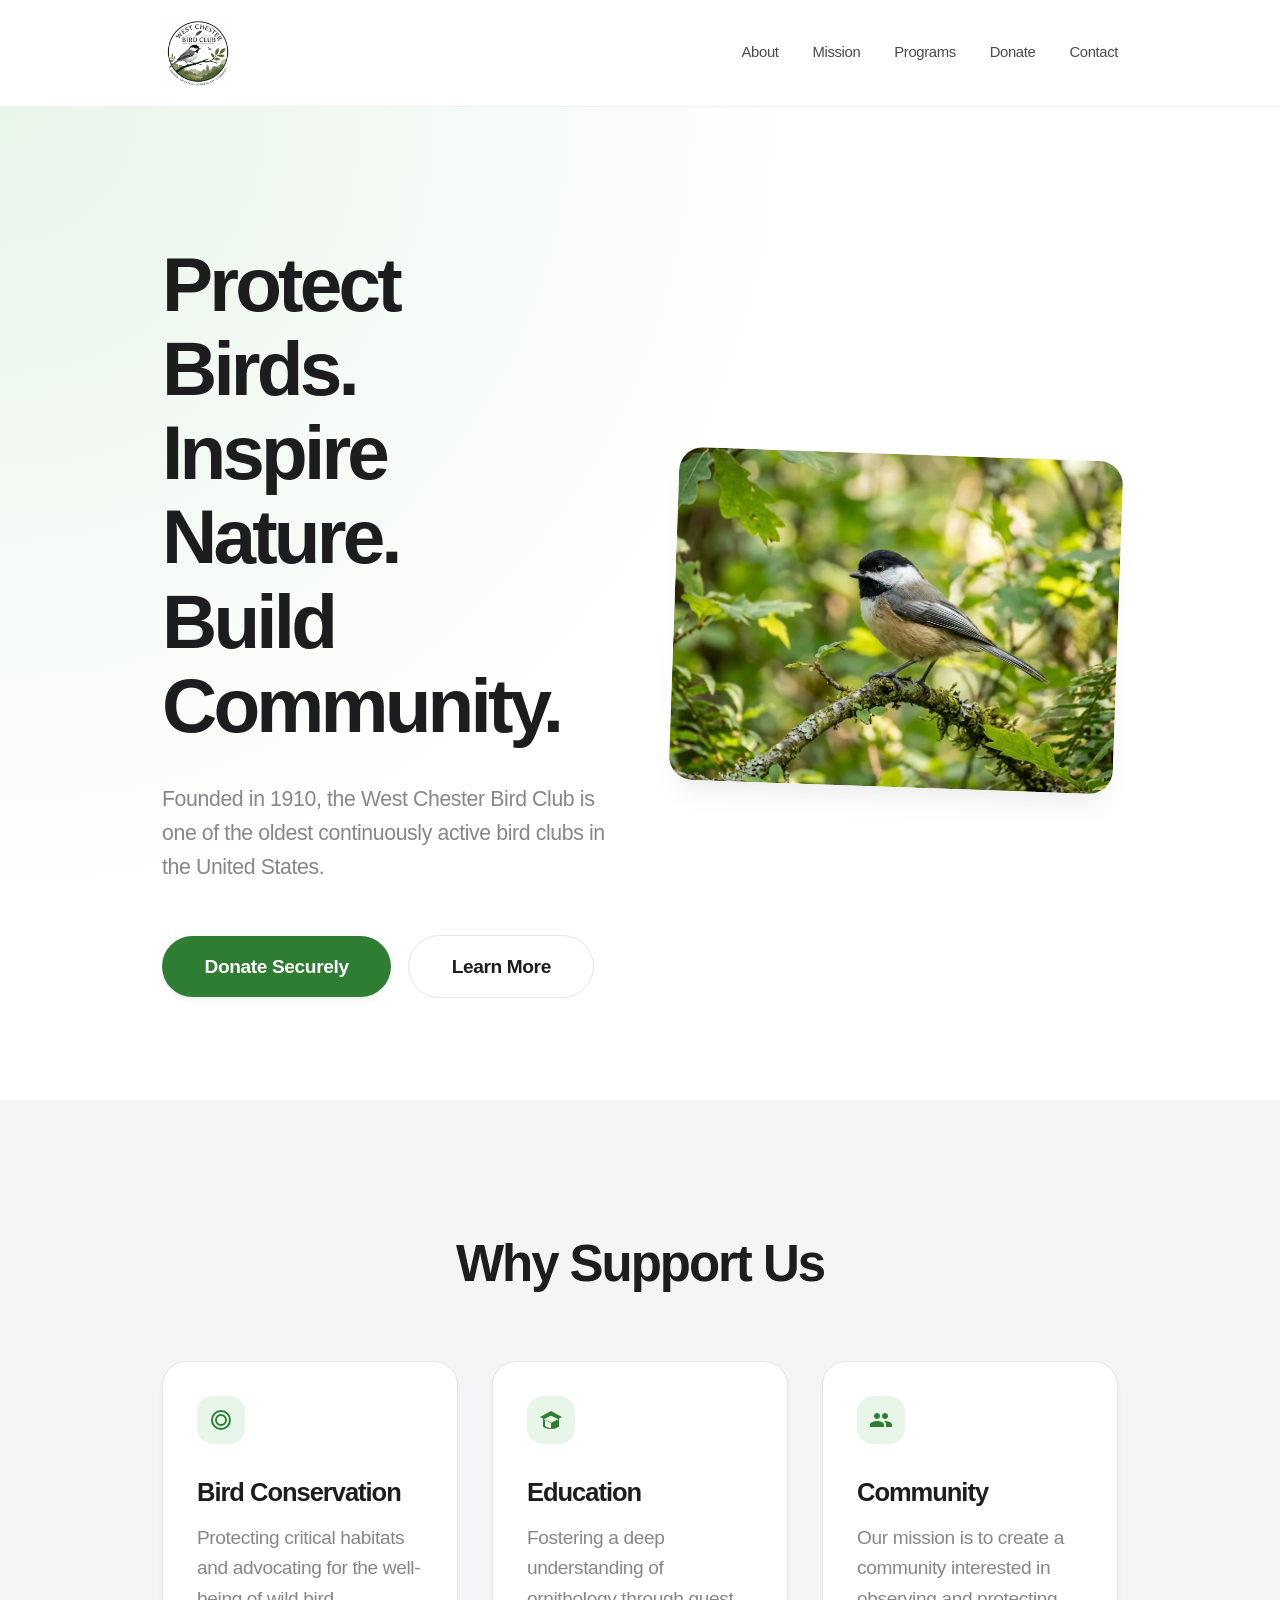
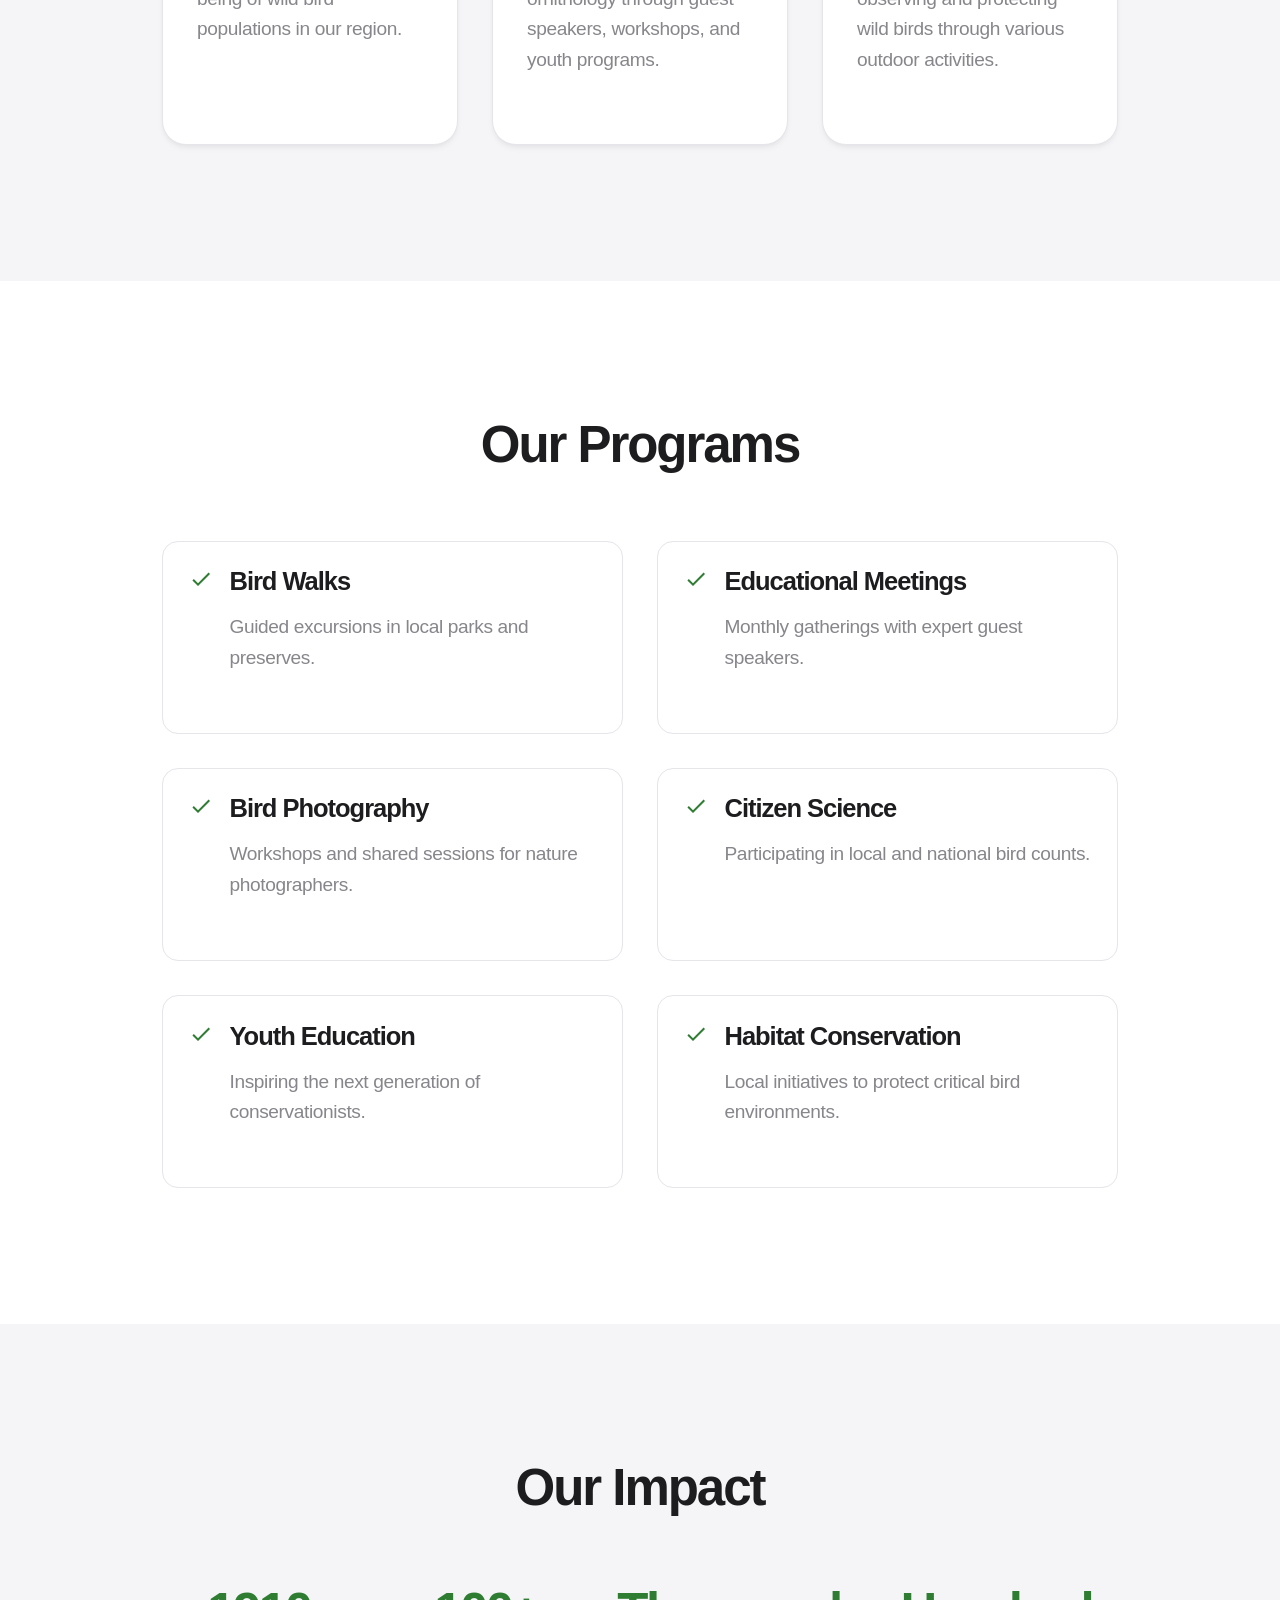
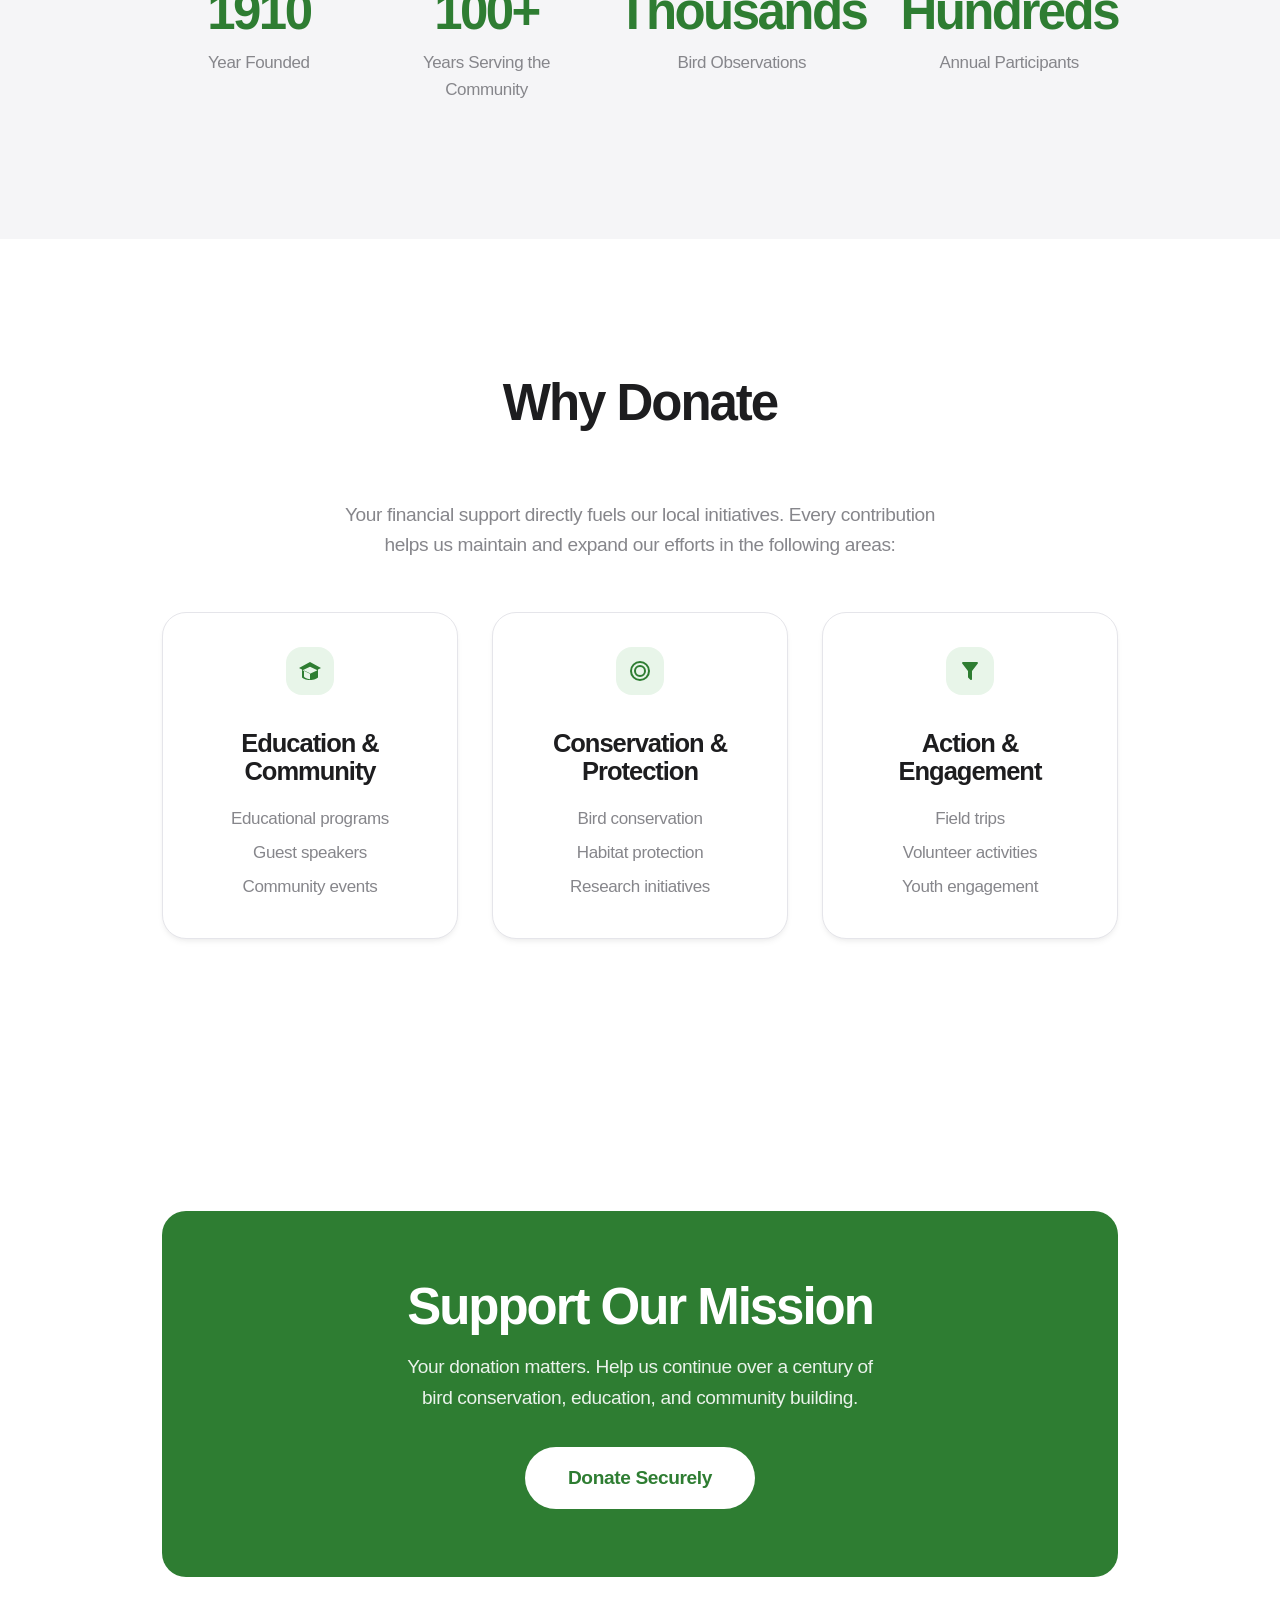
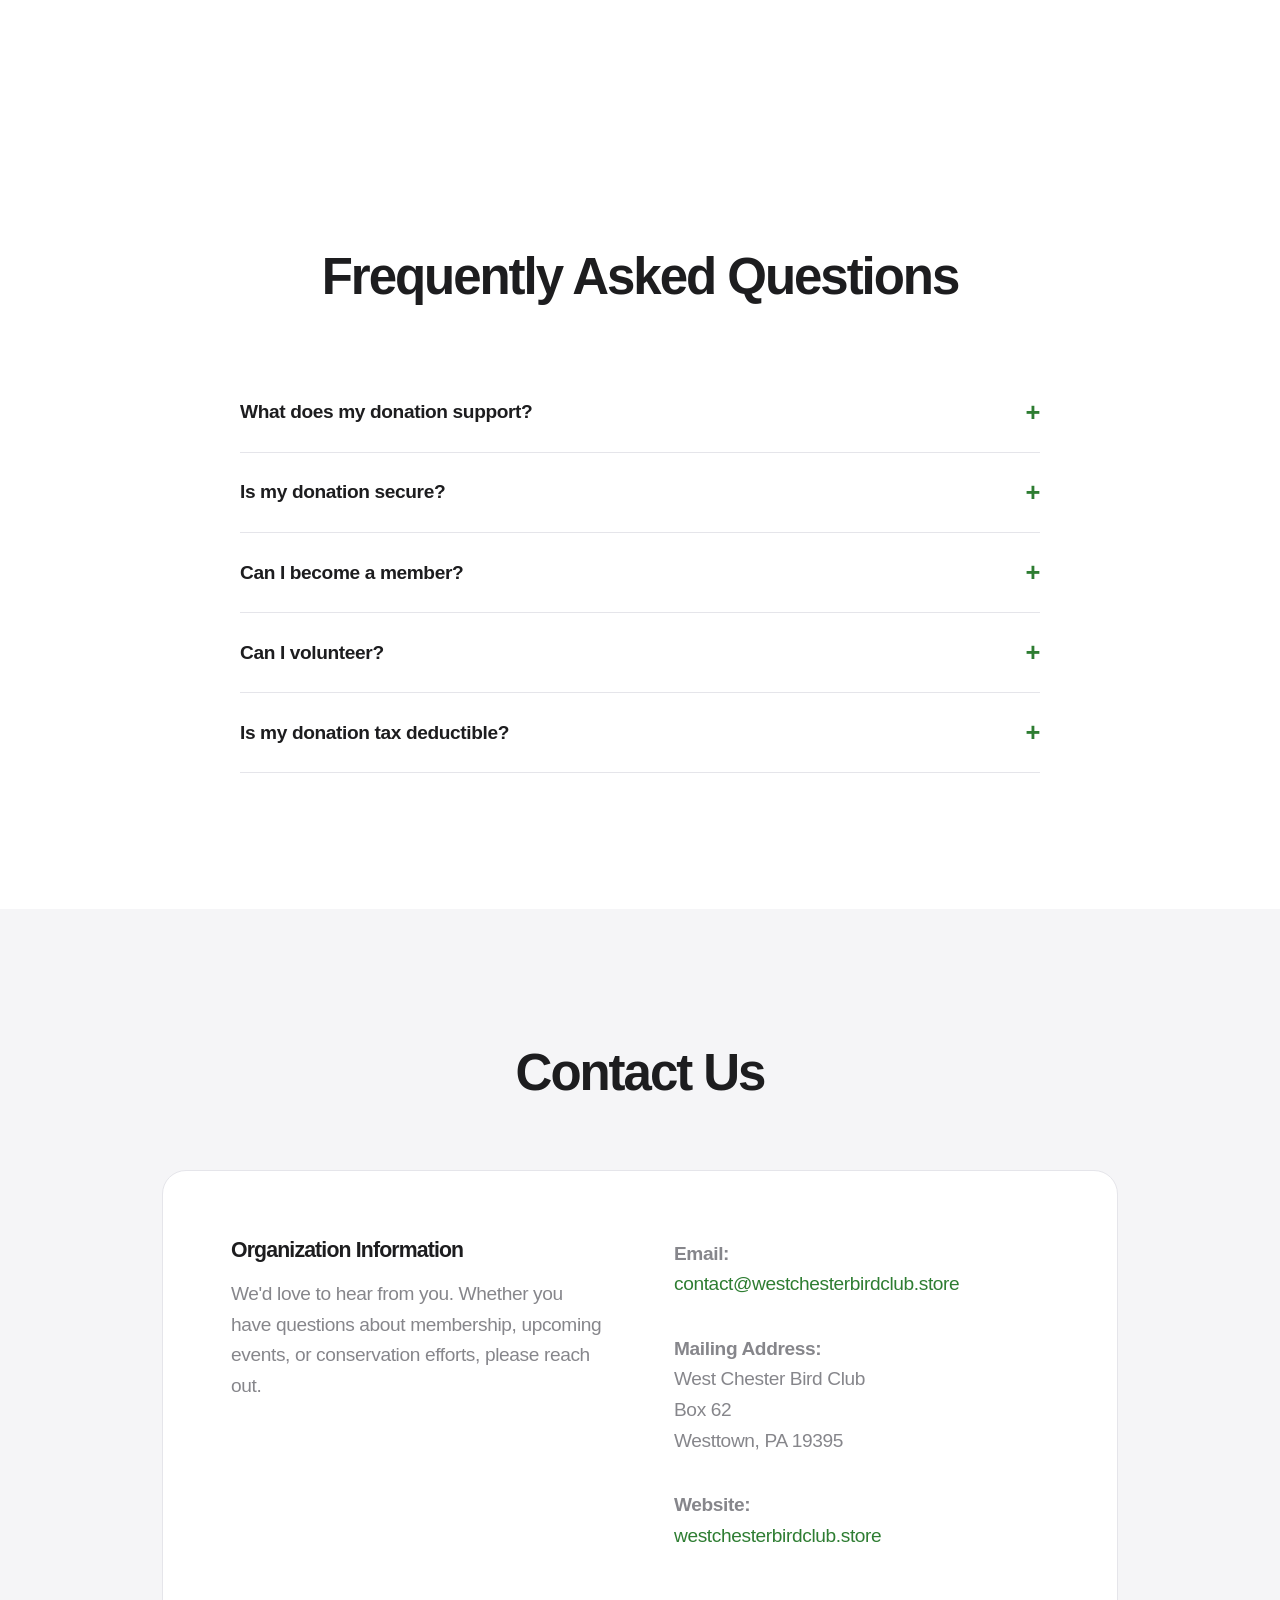
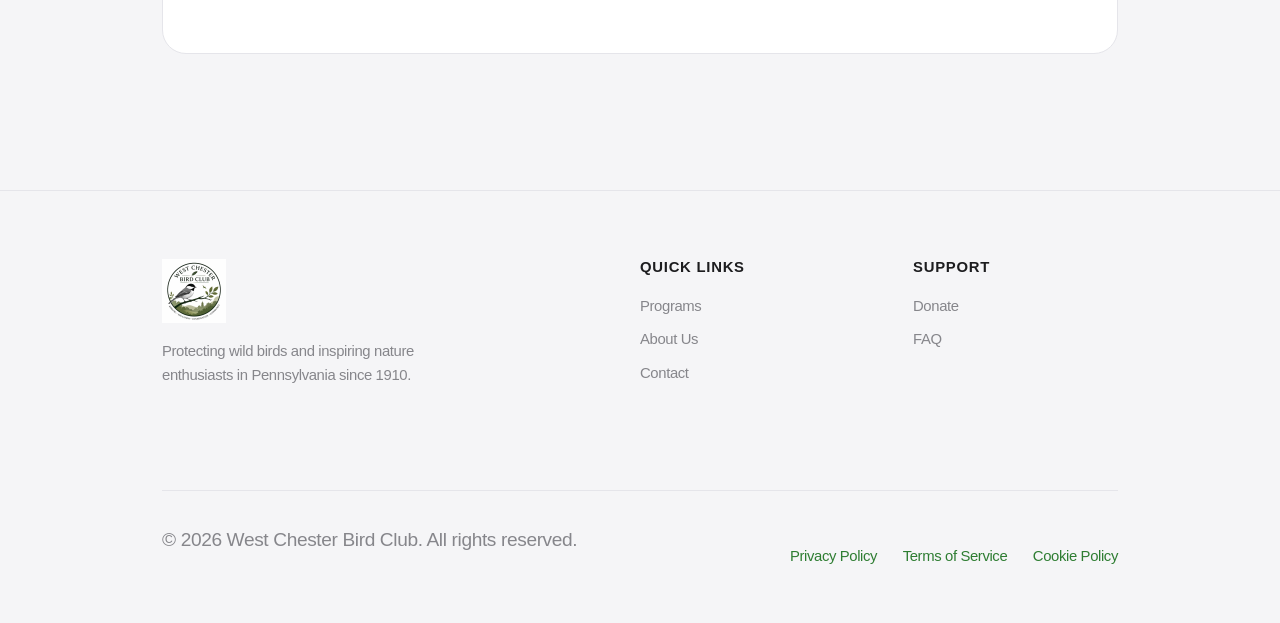
<file: index.html>
<!DOCTYPE html>
<html lang="en">
<head>
    <meta charset="UTF-8">
    <meta name="viewport" content="width=device-width, initial-scale=1.0">
    <meta name="description" content="West Chester Bird Club - Creating a community interested in observing and protecting wild birds through education, field trips, conservation, and citizen science since 1910.">
    <title>West Chester Bird Club | Protect Birds, Inspire Nature</title>
    
    <!-- SEO & Open Graph Tags -->
    <link rel="canonical" href="https://westchesterbirdclub.store/">
    <meta property="og:title" content="West Chester Bird Club">
    <meta property="og:description" content="Join one of the oldest continuously active bird clubs in the US. Protecting wild birds since 1910.">
    <meta property="og:url" content="https://westchesterbirdclub.store/">
    <meta property="og:type" content="website">
    <meta name="twitter:card" content="summary_large_image">
    <meta name="twitter:title" content="West Chester Bird Club">
    <meta name="twitter:description" content="Join one of the oldest continuously active bird clubs in the US. Protecting wild birds since 1910.">

    <!-- Styles -->
    <link rel="stylesheet" href="styles.css">

    <!-- Preconnect for Performance -->
    <link rel="preconnect" href="https://donate.stripe.com/aFa3cv3XJ7d423e6EP0ZW00" crossorigin>

    <!-- Structured Data (JSON-LD) -->
    <script type="application/ld+json">
    {
      "@context": "https://schema.org",
      "@type": "NGO",
      "name": "West Chester Bird Club",
      "url": "https://westchesterbirdclub.store",
      "logo": "https://westchesterbirdclub.store/logo.png",
      "foundingDate": "1910",
      "email": "contact@westchesterbirdclub.store",
      "address": {
        "@type": "PostalAddress",
        "postOfficeBoxNumber": "Box 62",
        "addressLocality": "Westtown",
        "addressRegion": "PA",
        "postalCode": "19395",
        "addressCountry": "US"
      },
      "description": "To create a community interested in observing and protecting wild birds through education, field trips, conservation, photography and citizen science."
    }
    </script>
    <script type="application/ld+json">
    {
      "@context": "https://schema.org",
      "@type": "BreadcrumbList",
      "itemListElement": [{
        "@type": "ListItem",
        "position": 1,
        "name": "Home",
        "item": "https://westchesterbirdclub.store/"
      }]
    }
    </script>
    <script type="application/ld+json">
    {
      "@context": "https://schema.org",
      "@type": "FAQPage",
      "mainEntity": [{
        "@type": "Question",
        "name": "What does my donation support?",
        "acceptedAnswer": {
          "@type": "Answer",
          "text": "Donations support educational programs, bird conservation, habitat protection, guest speakers, community events, field trips, research, and volunteer activities."
        }
      }, {
        "@type": "Question",
        "name": "Is my donation secure?",
        "acceptedAnswer": {
          "@type": "Answer",
          "text": "Yes, we use Stripe for secure, encrypted donation processing."
        }
      }, {
        "@type": "Question",
        "name": "Can I become a member?",
        "acceptedAnswer": {
          "@type": "Answer",
          "text": "Yes! We welcome bird enthusiasts of all experience levels to join our community."
        }
      }, {
        "@type": "Question",
        "name": "Can I volunteer?",
        "acceptedAnswer": {
          "@type": "Answer",
          "text": "Absolutely. We have many volunteer opportunities including field trip leading, conservation projects, and citizen science."
        }
      }, {
        "@type": "Question",
        "name": "Is my donation tax deductible?",
        "acceptedAnswer": {
          "@type": "Answer",
          "text": "Yes, West Chester Bird Club is a registered nonprofit organization."
        }
      }]
    }
    </script>
</head>
<body>

    <a href="#main-content" class="visually-hidden">Skip to main content</a>

    <header class="site-header">
        <div class="container nav-container">
            <a href="/" class="logo" aria-label="West Chester Bird Club Home">
                <img src="logo.webp" alt="West Chester Bird Club Logo" class="logo-img">
            </a>
            <nav class="nav-links" aria-label="Main Navigation">
                <a href="#about">About</a>
                <a href="#mission">Mission</a>
                <a href="#programs">Programs</a>
                <a href="donate.html">Donate</a>
                <a href="#contact">Contact</a>
            </nav>
        </div>
    </header>

    <main id="main-content">
        <!-- Hero Section -->
        <section class="hero">
            <div class="container hero-grid">
                <div class="hero-content">
                    <h1>Protect Birds.<br>Inspire Nature.<br>Build Community.</h1>
                    <p>Founded in 1910, the West Chester Bird Club is one of the oldest continuously active bird clubs in the United States.</p>
                    <div class="hero-actions">
                        <a href="https://donate.stripe.com/aFa3cv3XJ7d423e6EP0ZW00" class="btn btn-primary btn-large">Donate Securely</a>
                        <a href="#about" class="btn btn-secondary btn-large">Learn More</a>
                    </div>
                </div>
                <div class="hero-image-wrapper">
                    <img src="hero.webp" alt="Wild bird perched on a branch" class="hero-image">
                </div>
            </div>
        </section>

        <!-- Why Support Us / About -->
        <section id="about" class="section-bg-alt">
            <div class="container">
                <h2>Why Support Us</h2>
                <div class="grid grid-3">
                    <div class="card">
                        <div class="card-icon" aria-hidden="true">
                            <svg viewBox="0 0 24 24"><path d="M12,2A10,10 0 0,0 2,12A10,10 0 0,0 12,22A10,10 0 0,0 22,12A10,10 0 0,0 12,2M12,4A8,8 0 0,1 20,12A8,8 0 0,1 12,20A8,8 0 0,1 4,12A8,8 0 0,1 12,4M12,6A6,6 0 0,0 6,12A6,6 0 0,0 12,18A6,6 0 0,0 18,12A6,6 0 0,0 12,6M12,8A4,4 0 0,1 16,12A4,4 0 0,1 12,16A4,4 0 0,1 8,12A4,4 0 0,1 12,8Z"/></svg>
                        </div>
                        <h3>Bird Conservation</h3>
                        <p>Protecting critical habitats and advocating for the well-being of wild bird populations in our region.</p>
                    </div>
                    <div class="card">
                        <div class="card-icon" aria-hidden="true">
                            <svg viewBox="0 0 24 24"><path d="M12,3L1,9L4,10.53V18.26C4,19.22 8,21 12,21C16,21 20,19.22 20,18.26V10.53L23,9L12,3M19.46,11.23L12,14.65L4.54,11.23L12,7.81L19.46,11.23M6,17.4V11.45L12,14.2V20.2C8.65,19.66 6,18.45 6,17.4Z"/></svg>
                        </div>
                        <h3>Education</h3>
                        <p>Fostering a deep understanding of ornithology through guest speakers, workshops, and youth programs.</p>
                    </div>
                    <div class="card" id="mission">
                        <div class="card-icon" aria-hidden="true">
                            <svg viewBox="0 0 24 24"><path d="M16,11C17.66,11 18.99,9.66 18.99,8C18.99,6.34 17.66,5 16,5C14.34,5 13,6.34 13,8C13,9.66 14.34,11 16,11M8,11C9.66,11 10.99,9.66 10.99,8C10.99,6.34 9.66,5 8,5C6.34,5 5,6.34 5,8C5,9.66 6.34,11 8,11M8,13C5.67,13 1,14.17 1,16.5V19H15V16.5C15,14.17 10.33,13 8,13M16,13C15.71,13 15.38,13.04 15.03,13.1C16.19,13.89 17,15.02 17,16.5V19H23V16.5C23,14.17 18.33,13 16,13Z"/></svg>
                        </div>
                        <h3>Community</h3>
                        <p>Our mission is to create a community interested in observing and protecting wild birds through various outdoor activities.</p>
                    </div>
                </div>
            </div>
        </section>

        <!-- Our Programs -->
        <section id="programs">
            <div class="container">
                <h2>Our Programs</h2>
                <div class="program-list">
                    <article class="program-item">
                        <svg class="program-check" width="24" height="24" viewBox="0 0 24 24" aria-hidden="true"><path fill="currentColor" d="M9 16.17L4.83 12l-1.42 1.41L9 19 21 7l-1.41-1.41z"/></svg>
                        <div>
                            <h3>Bird Walks</h3>
                            <p>Guided excursions in local parks and preserves.</p>
                        </div>
                    </article>
                    <article class="program-item">
                        <svg class="program-check" width="24" height="24" viewBox="0 0 24 24" aria-hidden="true"><path fill="currentColor" d="M9 16.17L4.83 12l-1.42 1.41L9 19 21 7l-1.41-1.41z"/></svg>
                        <div>
                            <h3>Educational Meetings</h3>
                            <p>Monthly gatherings with expert guest speakers.</p>
                        </div>
                    </article>
                    <article class="program-item">
                        <svg class="program-check" width="24" height="24" viewBox="0 0 24 24" aria-hidden="true"><path fill="currentColor" d="M9 16.17L4.83 12l-1.42 1.41L9 19 21 7l-1.41-1.41z"/></svg>
                        <div>
                            <h3>Bird Photography</h3>
                            <p>Workshops and shared sessions for nature photographers.</p>
                        </div>
                    </article>
                    <article class="program-item">
                        <svg class="program-check" width="24" height="24" viewBox="0 0 24 24" aria-hidden="true"><path fill="currentColor" d="M9 16.17L4.83 12l-1.42 1.41L9 19 21 7l-1.41-1.41z"/></svg>
                        <div>
                            <h3>Citizen Science</h3>
                            <p>Participating in local and national bird counts.</p>
                        </div>
                    </article>
                    <article class="program-item">
                        <svg class="program-check" width="24" height="24" viewBox="0 0 24 24" aria-hidden="true"><path fill="currentColor" d="M9 16.17L4.83 12l-1.42 1.41L9 19 21 7l-1.41-1.41z"/></svg>
                        <div>
                            <h3>Youth Education</h3>
                            <p>Inspiring the next generation of conservationists.</p>
                        </div>
                    </article>
                    <article class="program-item">
                        <svg class="program-check" width="24" height="24" viewBox="0 0 24 24" aria-hidden="true"><path fill="currentColor" d="M9 16.17L4.83 12l-1.42 1.41L9 19 21 7l-1.41-1.41z"/></svg>
                        <div>
                            <h3>Habitat Conservation</h3>
                            <p>Local initiatives to protect critical bird environments.</p>
                        </div>
                    </article>
                </div>
            </div>
        </section>

        <!-- Impact -->
        <section class="section-bg-alt">
            <div class="container">
                <h2>Our Impact</h2>
                <div class="stats-grid">
                    <div class="stat-item">
                        <h3>1910</h3>
                        <p>Year Founded</p>
                    </div>
                    <div class="stat-item">
                        <h3>100+</h3>
                        <p>Years Serving the Community</p>
                    </div>
                    <div class="stat-item">
                        <h3>Thousands</h3>
                        <p>Bird Observations</p>
                    </div>
                    <div class="stat-item">
                        <h3>Hundreds</h3>
                        <p>Annual Participants</p>
                    </div>
                </div>
            </div>
        </section>

        <!-- Why Donate -->
        <section id="donate">
            <div class="container">
                <h2>Why Donate</h2>
                <p class="text-center" style="max-width: 600px; margin: 0 auto 3rem;">Your financial support directly fuels our local initiatives. Every contribution helps us maintain and expand our efforts in the following areas:</p>
                <div class="grid grid-3">
                    <div class="card" style="text-align: center;">
                        <div class="card-icon" style="margin: 0 auto var(--space-md);" aria-hidden="true">
                            <svg viewBox="0 0 24 24"><path d="M12,3L1,9L4,10.53V18.26C4,19.22 8,21 12,21C16,21 20,19.22 20,18.26V10.53L23,9L12,3M19.46,11.23L12,14.65L4.54,11.23L12,7.81L19.46,11.23M6,17.4V11.45L12,14.2V20.2C8.65,19.66 6,18.45 6,17.4Z"/></svg>
                        </div>
                        <h3 style="margin-bottom: 1rem;">Education & Community</h3>
                        <ul style="list-style-type: none; padding: 0; color: var(--color-text-muted); line-height: 2;">
                            <li>Educational programs</li>
                            <li>Guest speakers</li>
                            <li>Community events</li>
                        </ul>
                    </div>
                    <div class="card" style="text-align: center;">
                        <div class="card-icon" style="margin: 0 auto var(--space-md);" aria-hidden="true">
                            <svg viewBox="0 0 24 24"><path d="M12,2A10,10 0 0,0 2,12A10,10 0 0,0 12,22A10,10 0 0,0 22,12A10,10 0 0,0 12,2M12,4A8,8 0 0,1 20,12A8,8 0 0,1 12,20A8,8 0 0,1 4,12A8,8 0 0,1 12,4M12,6A6,6 0 0,0 6,12A6,6 0 0,0 12,18A6,6 0 0,0 18,12A6,6 0 0,0 12,6M12,8A4,4 0 0,1 16,12A4,4 0 0,1 12,16A4,4 0 0,1 8,12A4,4 0 0,1 12,8Z"/></svg>
                        </div>
                        <h3 style="margin-bottom: 1rem;">Conservation & Protection</h3>
                        <ul style="list-style-type: none; padding: 0; color: var(--color-text-muted); line-height: 2;">
                            <li>Bird conservation</li>
                            <li>Habitat protection</li>
                            <li>Research initiatives</li>
                        </ul>
                    </div>
                    <div class="card" style="text-align: center;">
                        <div class="card-icon" style="margin: 0 auto var(--space-md);" aria-hidden="true">
                            <svg viewBox="0 0 24 24"><path d="M14,12V19.88C14.04,20.18 13.94,20.5 13.71,20.71C13.32,21.1 12.69,21.1 12.3,20.71L10.29,18.7C10.06,18.47 9.96,18.16 10,17.87V12H9.97L4.21,4.62C3.87,4.19 3.95,3.56 4.38,3.22C4.57,3.08 4.78,3 5,3V3H19V3C19.22,3 19.43,3.08 19.62,3.22C20.05,3.56 20.13,4.19 19.79,4.62L14.03,12H14Z"/></svg>
                        </div>
                        <h3 style="margin-bottom: 1rem;">Action & Engagement</h3>
                        <ul style="list-style-type: none; padding: 0; color: var(--color-text-muted); line-height: 2;">
                            <li>Field trips</li>
                            <li>Volunteer activities</li>
                            <li>Youth engagement</li>
                        </ul>
                    </div>
                </div>
            </div>
        </section>

        <!-- Donation CTA -->
        <section class="cta-section">
            <h2>Support Our Mission</h2>
            <p>Your donation matters. Help us continue over a century of bird conservation, education, and community building.</p>
            <a href="https://donate.stripe.com/aFa3cv3XJ7d423e6EP0ZW00" class="btn btn-white btn-large">Donate Securely</a>
        </section>

        <!-- FAQ -->
        <section>
            <div class="container">
                <h2>Frequently Asked Questions</h2>
                <div class="faq-container">
                    <details>
                        <summary>What does my donation support?</summary>
                        <p>Donations support educational programs, bird conservation, habitat protection, guest speakers, community events, field trips, research, and volunteer activities.</p>
                    </details>
                    <details>
                        <summary>Is my donation secure?</summary>
                        <p>Yes. We use industry-standard encryption and process all payments through our secure Stripe portal. We do not store your credit card information on our servers.</p>
                    </details>
                    <details>
                        <summary>Can I become a member?</summary>
                        <p>Absolutely! The West Chester Bird Club welcomes bird enthusiasts of all skill levels. Membership gives you access to special events and regular updates.</p>
                    </details>
                    <details>
                        <summary>Can I volunteer?</summary>
                        <p>Yes, volunteers are the lifeblood of our organization. Opportunities include leading field trips, assisting with educational programs, and participating in habitat restoration.</p>
                    </details>
                    <details>
                        <summary>Is my donation tax deductible?</summary>
                        <p>Yes, West Chester Bird Club is a recognized nonprofit organization. Your donations are tax-deductible to the extent permitted by law.</p>
                    </details>
                </div>
            </div>
        </section>

        <!-- Contact -->
        <section id="contact" class="section-bg-alt">
            <div class="container">
                <h2>Contact Us</h2>
                <div class="contact-grid">
                    <div class="contact-item">
                        <h3>Organization Information</h3>
                        <p>We'd love to hear from you. Whether you have questions about membership, upcoming events, or conservation efforts, please reach out.</p>
                    </div>
                    <div class="contact-item">
                        <p><strong>Email:</strong><br> <a href="mailto:contact@westchesterbirdclub.store">contact@westchesterbirdclub.store</a></p>
                        <p><strong>Mailing Address:</strong><br>
                        West Chester Bird Club<br>
                        Box 62<br>
                        Westtown, PA 19395</p>
                        <p><strong>Website:</strong><br> <a href="https://westchesterbirdclub.store">westchesterbirdclub.store</a></p>
                    </div>
                </div>
            </div>
        </section>

    </main>

    <footer class="site-footer">
        <div class="container">
            <div class="footer-grid">
                <div class="footer-brand">
                    <a href="/" class="logo" style="margin-bottom: 1rem;">
                        <img src="logo.webp" alt="West Chester Bird Club Logo" class="logo-img" style="height: 64px;">
                    </a>
                    <p>Protecting wild birds and inspiring nature enthusiasts in Pennsylvania since 1910.</p>
                </div>
                <div class="footer-nav">
                    <h4>Quick Links</h4>
                    <ul>
                        <li><a href="#programs">Programs</a></li>
                        <li><a href="#about">About Us</a></li>
                        <li><a href="#contact">Contact</a></li>
                    </ul>
                </div>
                <div class="footer-nav">
                    <h4>Support</h4>
                    <ul>
                        <li><a href="donate.html">Donate</a></li>
                        <li><a href="#faq">FAQ</a></li>
                    </ul>
                </div>
            </div>
            <div class="footer-bottom">
                <p>&copy; 2026 West Chester Bird Club. All rights reserved.</p>
                <div class="footer-legal">
                    <a href="privacy.html">Privacy Policy</a>
                    <a href="terms.html">Terms of Service</a>
                    <a href="cookies.html">Cookie Policy</a>
                </div>
            </div>
        </div>
    </footer>

</body>
</html>
</file>
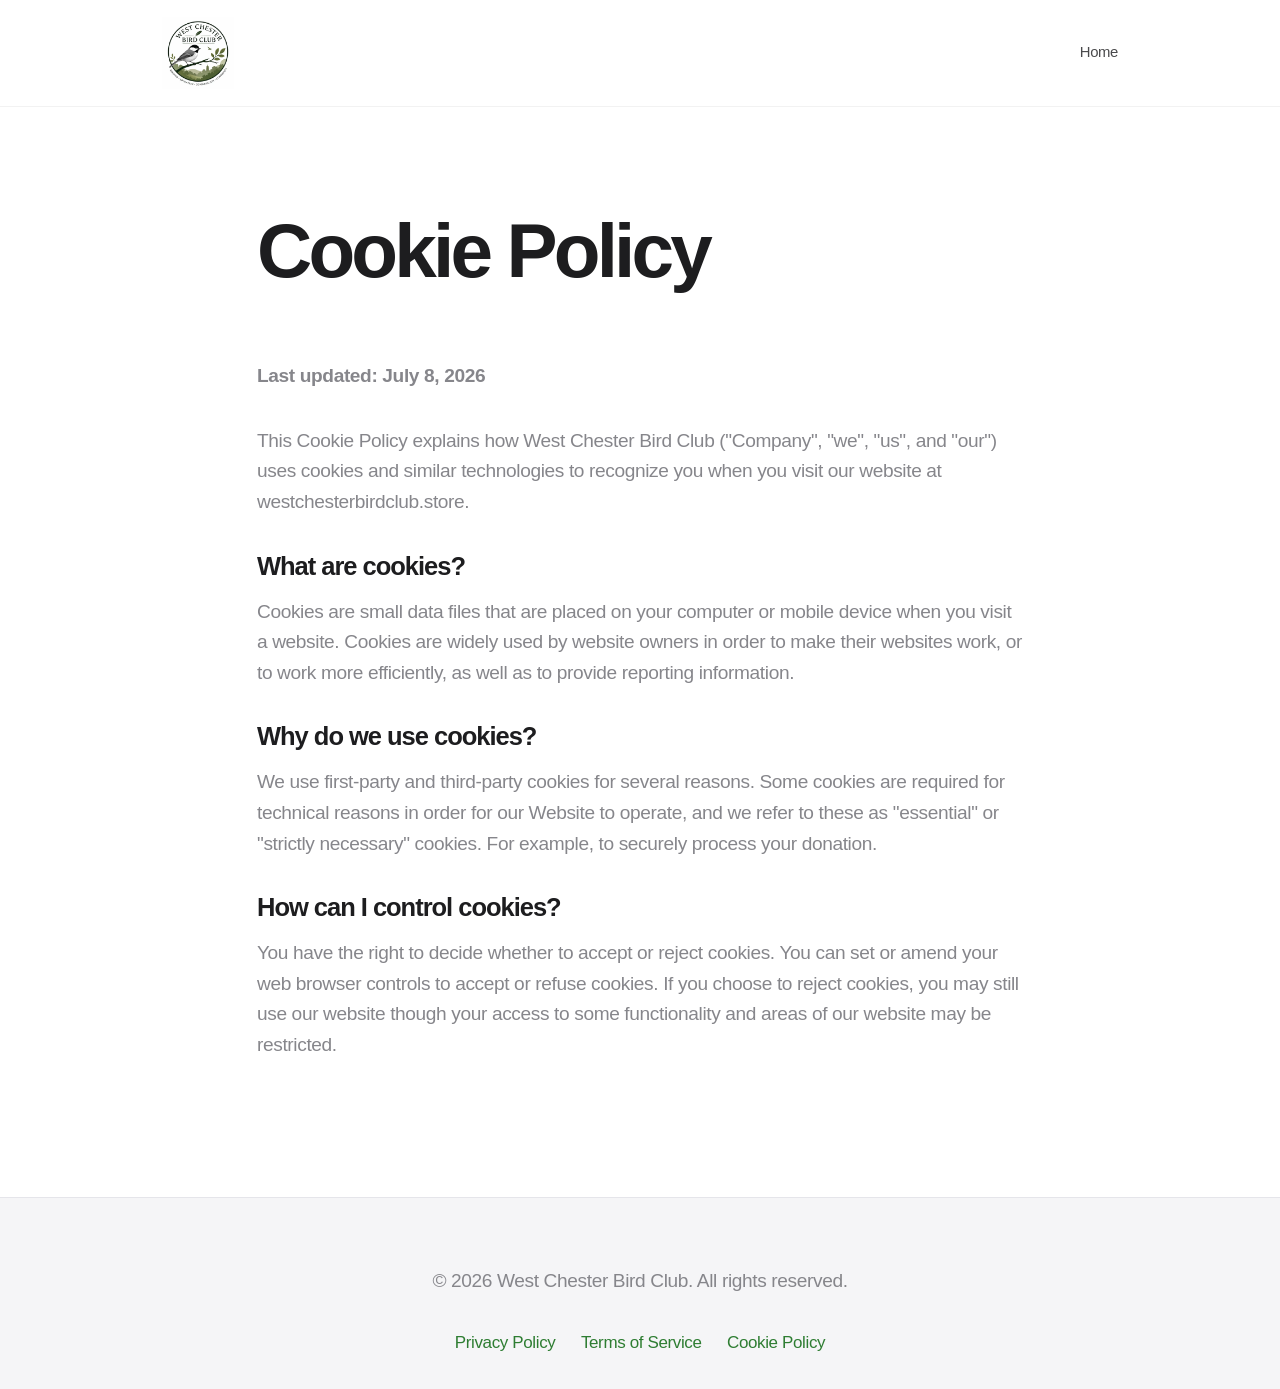
<file: cookies.html>
<!DOCTYPE html>
<html lang="en">
<head>
    <meta charset="UTF-8">
    <meta name="viewport" content="width=device-width, initial-scale=1.0">
    <title>Cookie Policy | West Chester Bird Club</title>
    <link rel="stylesheet" href="styles.css">
</head>
<body>
    <header class="site-header">
        <div class="container nav-container">
            <a href="index.html" class="logo">
                <img src="logo.webp" alt="West Chester Bird Club Logo" class="logo-img">
            </a>
            <nav class="nav-links">
                <a href="index.html">Home</a>
            </nav>
        </div>
    </header>

    <main class="container" style="padding: 6rem 1rem; max-width: 800px;">
        <h1>Cookie Policy</h1>
        <p><strong>Last updated: July 8, 2026</strong></p>
        <p>This Cookie Policy explains how West Chester Bird Club ("Company", "we", "us", and "our") uses cookies and similar technologies to recognize you when you visit our website at westchesterbirdclub.store.</p>
        
        <h3 style="margin-top: 2rem;">What are cookies?</h3>
        <p>Cookies are small data files that are placed on your computer or mobile device when you visit a website. Cookies are widely used by website owners in order to make their websites work, or to work more efficiently, as well as to provide reporting information.</p>
        
        <h3 style="margin-top: 2rem;">Why do we use cookies?</h3>
        <p>We use first-party and third-party cookies for several reasons. Some cookies are required for technical reasons in order for our Website to operate, and we refer to these as "essential" or "strictly necessary" cookies. For example, to securely process your donation.</p>

        <h3 style="margin-top: 2rem;">How can I control cookies?</h3>
        <p>You have the right to decide whether to accept or reject cookies. You can set or amend your web browser controls to accept or refuse cookies. If you choose to reject cookies, you may still use our website though your access to some functionality and areas of our website may be restricted.</p>
    </main>

    <footer class="site-footer">
        <div class="container text-center">
            <p>&copy; 2026 West Chester Bird Club. All rights reserved.</p>
            <div class="footer-legal" style="justify-content: center; margin-top: 1rem;">
                <a href="privacy.html">Privacy Policy</a>
                <a href="terms.html">Terms of Service</a>
                <a href="cookies.html">Cookie Policy</a>
            </div>
        </div>
    </footer>
</body>
</html>
</file>
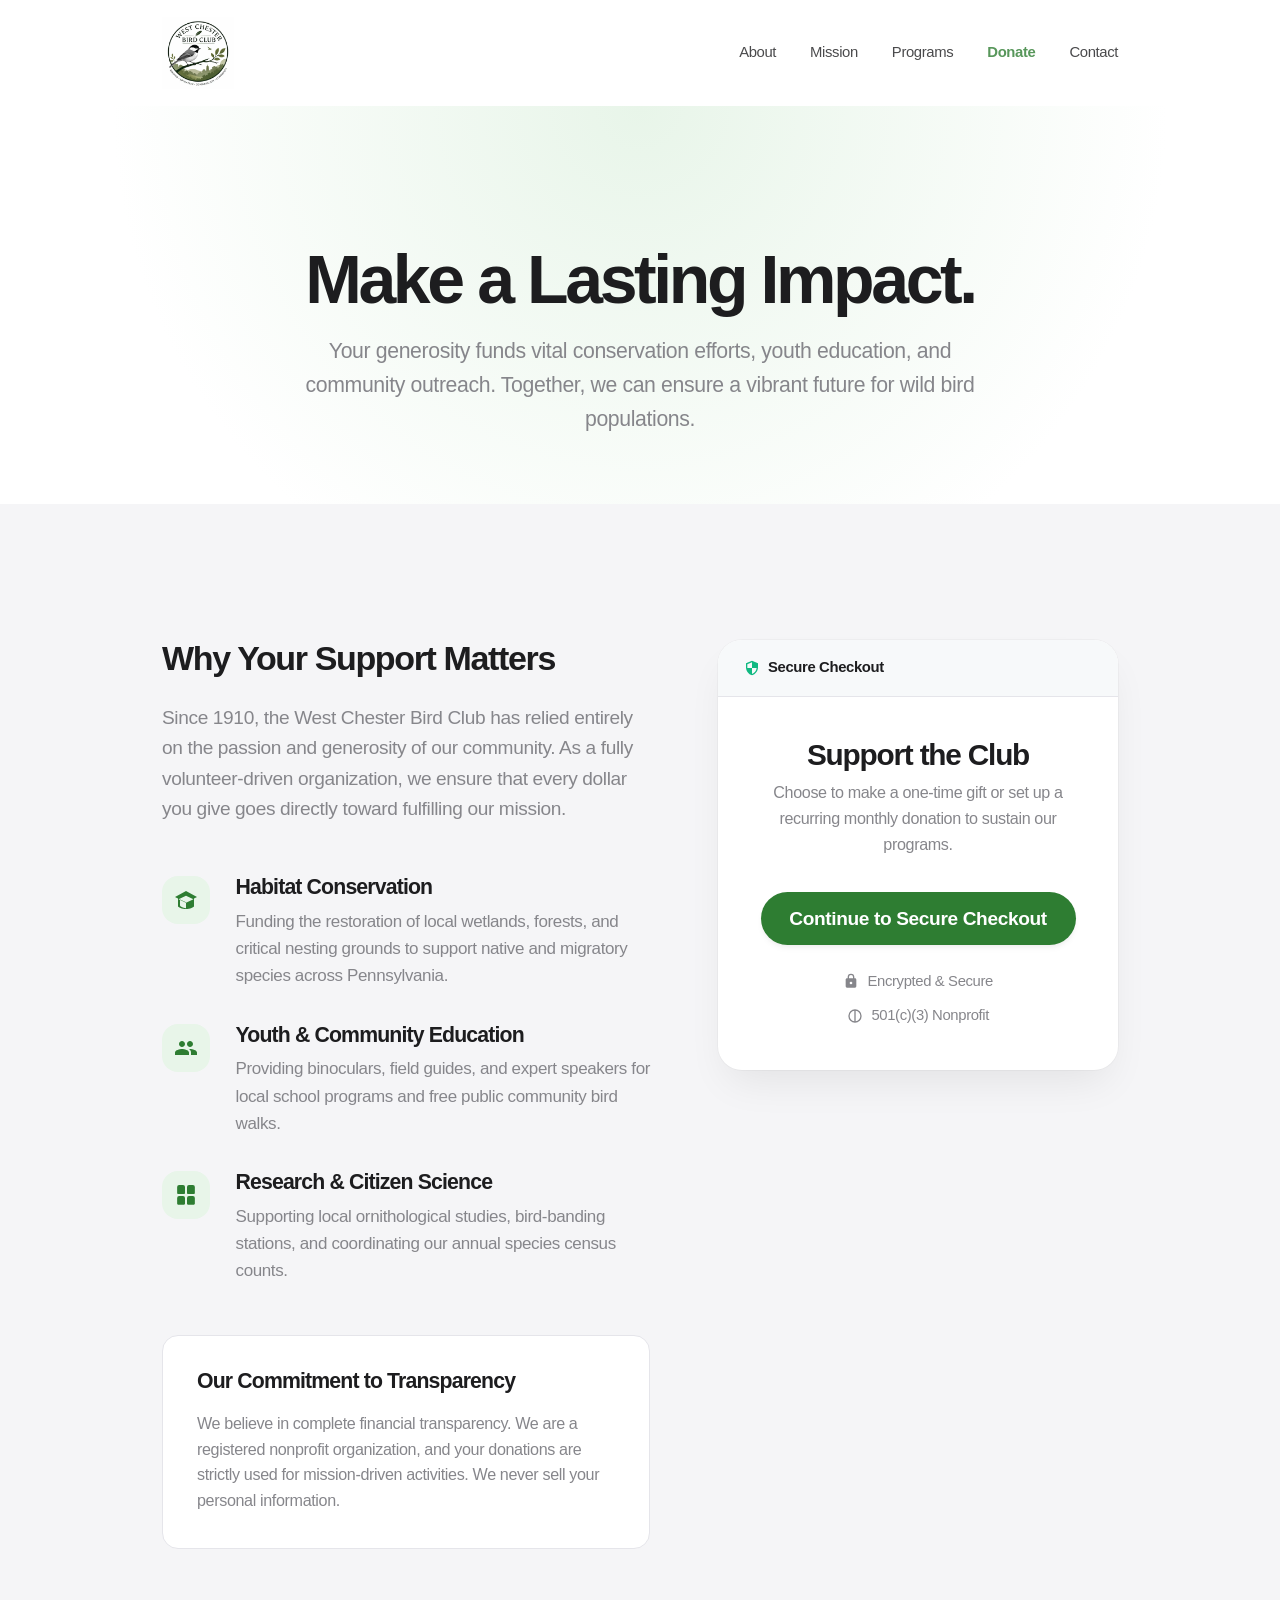
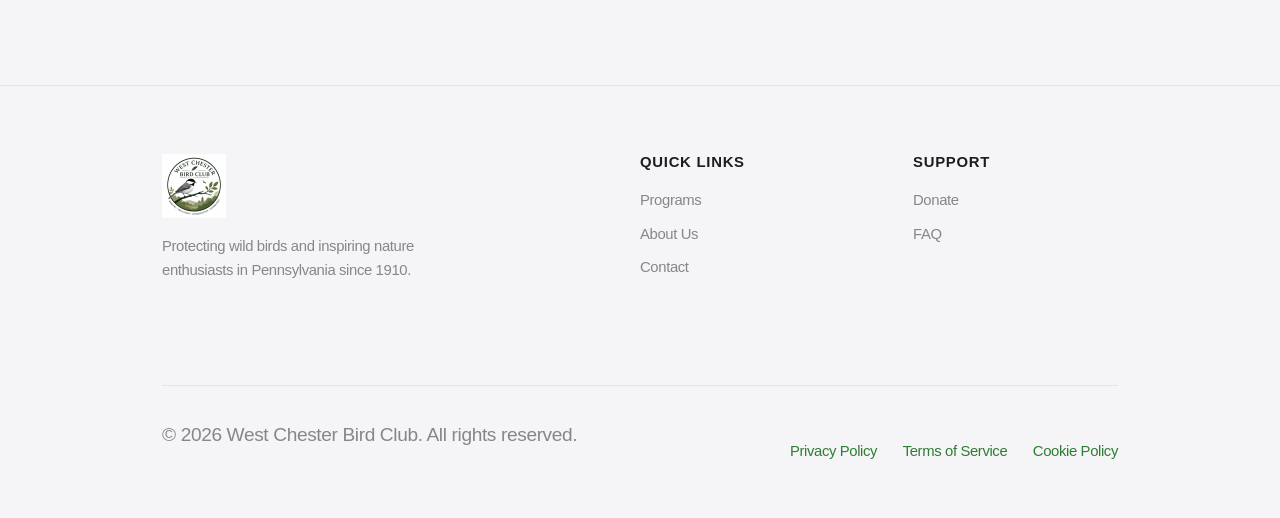
<file: donate.html>
<!DOCTYPE html>
<html lang="en">
<head>
    <meta charset="UTF-8">
    <meta name="viewport" content="width=device-width, initial-scale=1.0">
    <meta name="description" content="Support West Chester Bird Club. Your donation protects wild birds, funds educational programs, and supports habitat conservation.">
    <title>Donate | West Chester Bird Club</title>
    <link rel="stylesheet" href="styles.css">
    <script type="application/ld+json">
    {
      "@context": "https://schema.org",
      "@type": "WebPage",
      "name": "Donate to West Chester Bird Club",
      "description": "Support our mission to protect wild birds and their habitats."
    }
    </script>
</head>
<body class="page-donate">
    <a href="#main-content" class="visually-hidden">Skip to main content</a>

    <header class="site-header">
        <div class="container nav-container">
            <a href="index.html" class="logo" aria-label="West Chester Bird Club Home">
                <img src="logo.webp" alt="West Chester Bird Club Logo" class="logo-img">
            </a>
            <nav class="nav-links" aria-label="Main Navigation">
                <a href="index.html#about">About</a>
                <a href="index.html#mission">Mission</a>
                <a href="index.html#programs">Programs</a>
                <a href="donate.html" style="color: var(--color-primary); font-weight: 600;">Donate</a>
                <a href="index.html#contact">Contact</a>
            </nav>
        </div>
    </header>

    <main id="main-content">
        <!-- Minimal, Premium Hero -->
        <section class="donate-hero">
            <div class="container">
                <h1>Make a Lasting Impact.</h1>
                <p>Your generosity funds vital conservation efforts, youth education, and community outreach. Together, we can ensure a vibrant future for wild bird populations.</p>
            </div>
        </section>

        <!-- Main Content Area -->
        <section class="donate-section section-bg-alt">
            <div class="container donate-grid">
                
                <!-- Left Column: Impact Details -->
                <div class="donate-info">
                    <h2 class="section-title">Why Your Support Matters</h2>
                    <p class="lead-text">Since 1910, the West Chester Bird Club has relied entirely on the passion and generosity of our community. As a fully volunteer-driven organization, we ensure that every dollar you give goes directly toward fulfilling our mission.</p>
                    
                    <div class="impact-areas">
                        <div class="impact-item">
                            <div class="impact-icon">
                                <svg viewBox="0 0 24 24"><path d="M12,3L1,9L4,10.53V18.26C4,19.22 8,21 12,21C16,21 20,19.22 20,18.26V10.53L23,9L12,3M19.46,11.23L12,14.65L4.54,11.23L12,7.81L19.46,11.23M6,17.4V11.45L12,14.2V20.2C8.65,19.66 6,18.45 6,17.4Z"/></svg>
                            </div>
                            <div class="impact-content">
                                <h3>Habitat Conservation</h3>
                                <p>Funding the restoration of local wetlands, forests, and critical nesting grounds to support native and migratory species across Pennsylvania.</p>
                            </div>
                        </div>

                        <div class="impact-item">
                            <div class="impact-icon">
                                <svg viewBox="0 0 24 24"><path d="M16,11C17.66,11 18.99,9.66 18.99,8C18.99,6.34 17.66,5 16,5C14.34,5 13,6.34 13,8C13,9.66 14.34,11 16,11M8,11C9.66,11 10.99,9.66 10.99,8C10.99,6.34 9.66,5 8,5C6.34,5 5,6.34 5,8C5,9.66 6.34,11 8,11M8,13C5.67,13 1,14.17 1,16.5V19H15V16.5C15,14.17 10.33,13 8,13M16,13C15.71,13 15.38,13.04 15.03,13.1C16.19,13.89 17,15.02 17,16.5V19H23V16.5C23,14.17 18.33,13 16,13Z"/></svg>
                            </div>
                            <div class="impact-content">
                                <h3>Youth & Community Education</h3>
                                <p>Providing binoculars, field guides, and expert speakers for local school programs and free public community bird walks.</p>
                            </div>
                        </div>

                        <div class="impact-item">
                            <div class="impact-icon">
                                <svg viewBox="0 0 24 24"><path d="M9,2A2,2 0 0,1 11,4V10.15C11,10.61 10.61,11 10.15,11H4C3.54,11 3.15,10.61 3.15,10.15V4A2,2 0 0,1 5.15,2H9M18.85,2A2,2 0 0,1 20.85,4V10.15C20.85,10.61 20.46,11 20,11H13.85C13.39,11 13,10.61 13,10.15V4A2,2 0 0,1 15,2H18.85M9,13A2,2 0 0,1 11,15V20.85C11,21.31 10.61,21.7 10.15,21.7H4C3.54,21.7 3.15,21.31 3.15,20.85V15A2,2 0 0,1 5.15,13H9M18.85,13A2,2 0 0,1 20.85,15V20.85C20.85,21.31 20.46,21.7 20,21.7H13.85C13.39,21.7 13,21.31 13,20.85V15A2,2 0 0,1 15,13H18.85Z"/></svg>
                            </div>
                            <div class="impact-content">
                                <h3>Research & Citizen Science</h3>
                                <p>Supporting local ornithological studies, bird-banding stations, and coordinating our annual species census counts.</p>
                            </div>
                        </div>
                    </div>

                    <div class="transparency-box">
                        <h3>Our Commitment to Transparency</h3>
                        <p>We believe in complete financial transparency. We are a registered nonprofit organization, and your donations are strictly used for mission-driven activities. We never sell your personal information.</p>
                    </div>
                </div>

                <!-- Right Column: Premium Donation Card -->
                <div class="donate-sidebar">
                    <div class="premium-checkout-card">
                        <div class="card-header">
                            <svg class="secure-icon" viewBox="0 0 24 24"><path d="M12,1L3,5V11C3,16.55 6.84,21.74 12,23C17.16,21.74 21,16.55 21,11V5L12,1M12,11.99H19C18.47,16.11 15.72,19.78 12,20.92V12H5V6.3L12,3.19V11.99Z"/></svg>
                            <span>Secure Checkout</span>
                        </div>
                        
                        <div class="card-body">
                            <h3>Support the Club</h3>
                            <p class="card-subtitle">Choose to make a one-time gift or set up a recurring monthly donation to sustain our programs.</p>
                            
                            <a href="https://donate.stripe.com/aFa3cv3XJ7d423e6EP0ZW00" class="btn btn-primary btn-checkout">
                                Continue to Secure Checkout
                            </a>

                            <div class="trust-indicators">
                                <div class="trust-item">
                                    <svg viewBox="0 0 24 24"><path d="M12,17A2,2 0 0,0 14,15C14,13.89 13.1,13 12,13A2,2 0 0,0 10,15A2,2 0 0,0 12,17M18,8A2,2 0 0,1 20,10V20A2,2 0 0,1 18,22H6A2,2 0 0,1 4,20V10C4,8.89 4.9,8 6,8H7V6A5,5 0 0,1 12,1A5,5 0 0,1 17,6V8H18M12,3A3,3 0 0,0 9,6V8H15V6A3,3 0 0,0 12,3Z"/></svg>
                                    <span>Encrypted & Secure</span>
                                </div>
                                <div class="trust-item">
                                    <svg viewBox="0 0 24 24"><path d="M12,2A10,10 0 0,0 2,12A10,10 0 0,0 12,22A10,10 0 0,0 22,12A10,10 0 0,0 12,2M11,19.93C7.06,19.43 4,16.05 4,12C4,7.95 7.06,4.57 11,4.07V19.93M13,4.07C16.94,4.57 20,7.95 20,12C20,16.05 16.94,19.43 13,19.93V4.07Z"/></svg>
                                    <span>501(c)(3) Nonprofit</span>
                                </div>
                            </div>
                        </div>
                    </div>
                </div>
            </div>
        </section>

    </main>

    <footer class="site-footer">
        <div class="container">
            <div class="footer-grid">
                <div class="footer-brand">
                    <a href="index.html" class="logo" style="margin-bottom: 1rem;">
                        <img src="logo.webp" alt="West Chester Bird Club Logo" class="logo-img" style="height: 64px;">
                    </a>
                    <p>Protecting wild birds and inspiring nature enthusiasts in Pennsylvania since 1910.</p>
                </div>
                <div class="footer-nav">
                    <h4>Quick Links</h4>
                    <ul>
                        <li><a href="index.html#programs">Programs</a></li>
                        <li><a href="index.html#about">About Us</a></li>
                        <li><a href="index.html#contact">Contact</a></li>
                    </ul>
                </div>
                <div class="footer-nav">
                    <h4>Support</h4>
                    <ul>
                        <li><a href="donate.html">Donate</a></li>
                        <li><a href="index.html#faq">FAQ</a></li>
                    </ul>
                </div>
            </div>
            <div class="footer-bottom">
                <p>&copy; 2026 West Chester Bird Club. All rights reserved.</p>
                <div class="footer-legal">
                    <a href="privacy.html">Privacy Policy</a>
                    <a href="terms.html">Terms of Service</a>
                    <a href="cookies.html">Cookie Policy</a>
                </div>
            </div>
        </div>
    </footer>
</body>
</html>
</file>
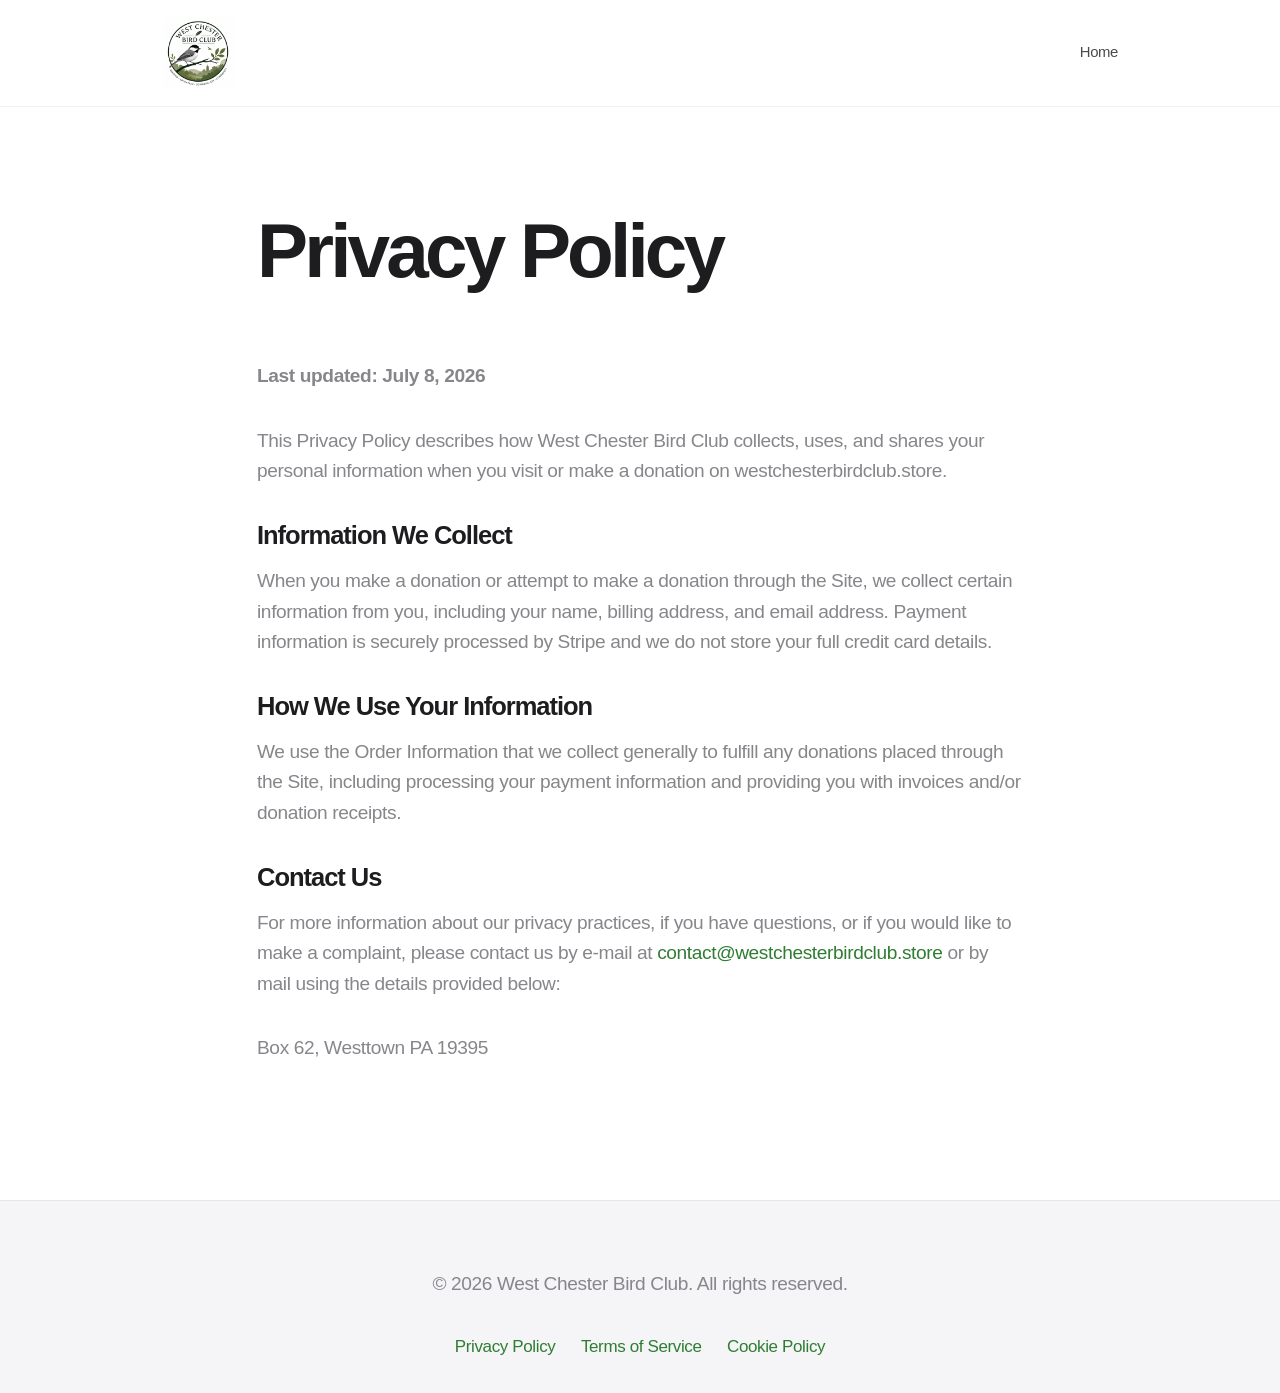
<file: privacy.html>
<!DOCTYPE html>
<html lang="en">
<head>
    <meta charset="UTF-8">
    <meta name="viewport" content="width=device-width, initial-scale=1.0">
    <title>Privacy Policy | West Chester Bird Club</title>
    <link rel="stylesheet" href="styles.css">
</head>
<body>
    <header class="site-header">
        <div class="container nav-container">
            <a href="index.html" class="logo">
                <img src="logo.webp" alt="West Chester Bird Club Logo" class="logo-img">
            </a>
            <nav class="nav-links">
                <a href="index.html">Home</a>
            </nav>
        </div>
    </header>

    <main class="container" style="padding: 6rem 1rem; max-width: 800px;">
        <h1>Privacy Policy</h1>
        <p><strong>Last updated: July 8, 2026</strong></p>
        <p>This Privacy Policy describes how West Chester Bird Club collects, uses, and shares your personal information when you visit or make a donation on westchesterbirdclub.store.</p>
        
        <h3 style="margin-top: 2rem;">Information We Collect</h3>
        <p>When you make a donation or attempt to make a donation through the Site, we collect certain information from you, including your name, billing address, and email address. Payment information is securely processed by Stripe and we do not store your full credit card details.</p>
        
        <h3 style="margin-top: 2rem;">How We Use Your Information</h3>
        <p>We use the Order Information that we collect generally to fulfill any donations placed through the Site, including processing your payment information and providing you with invoices and/or donation receipts.</p>
        
        <h3 style="margin-top: 2rem;">Contact Us</h3>
        <p>For more information about our privacy practices, if you have questions, or if you would like to make a complaint, please contact us by e-mail at <a href="mailto:contact@westchesterbirdclub.store">contact@westchesterbirdclub.store</a> or by mail using the details provided below:</p>
        <p>Box 62, Westtown PA 19395</p>
    </main>

    <footer class="site-footer">
        <div class="container text-center">
            <p>&copy; 2026 West Chester Bird Club. All rights reserved.</p>
            <div class="footer-legal" style="justify-content: center; margin-top: 1rem;">
                <a href="privacy.html">Privacy Policy</a>
                <a href="terms.html">Terms of Service</a>
                <a href="cookies.html">Cookie Policy</a>
            </div>
        </div>
    </footer>
</body>
</html>
</file>
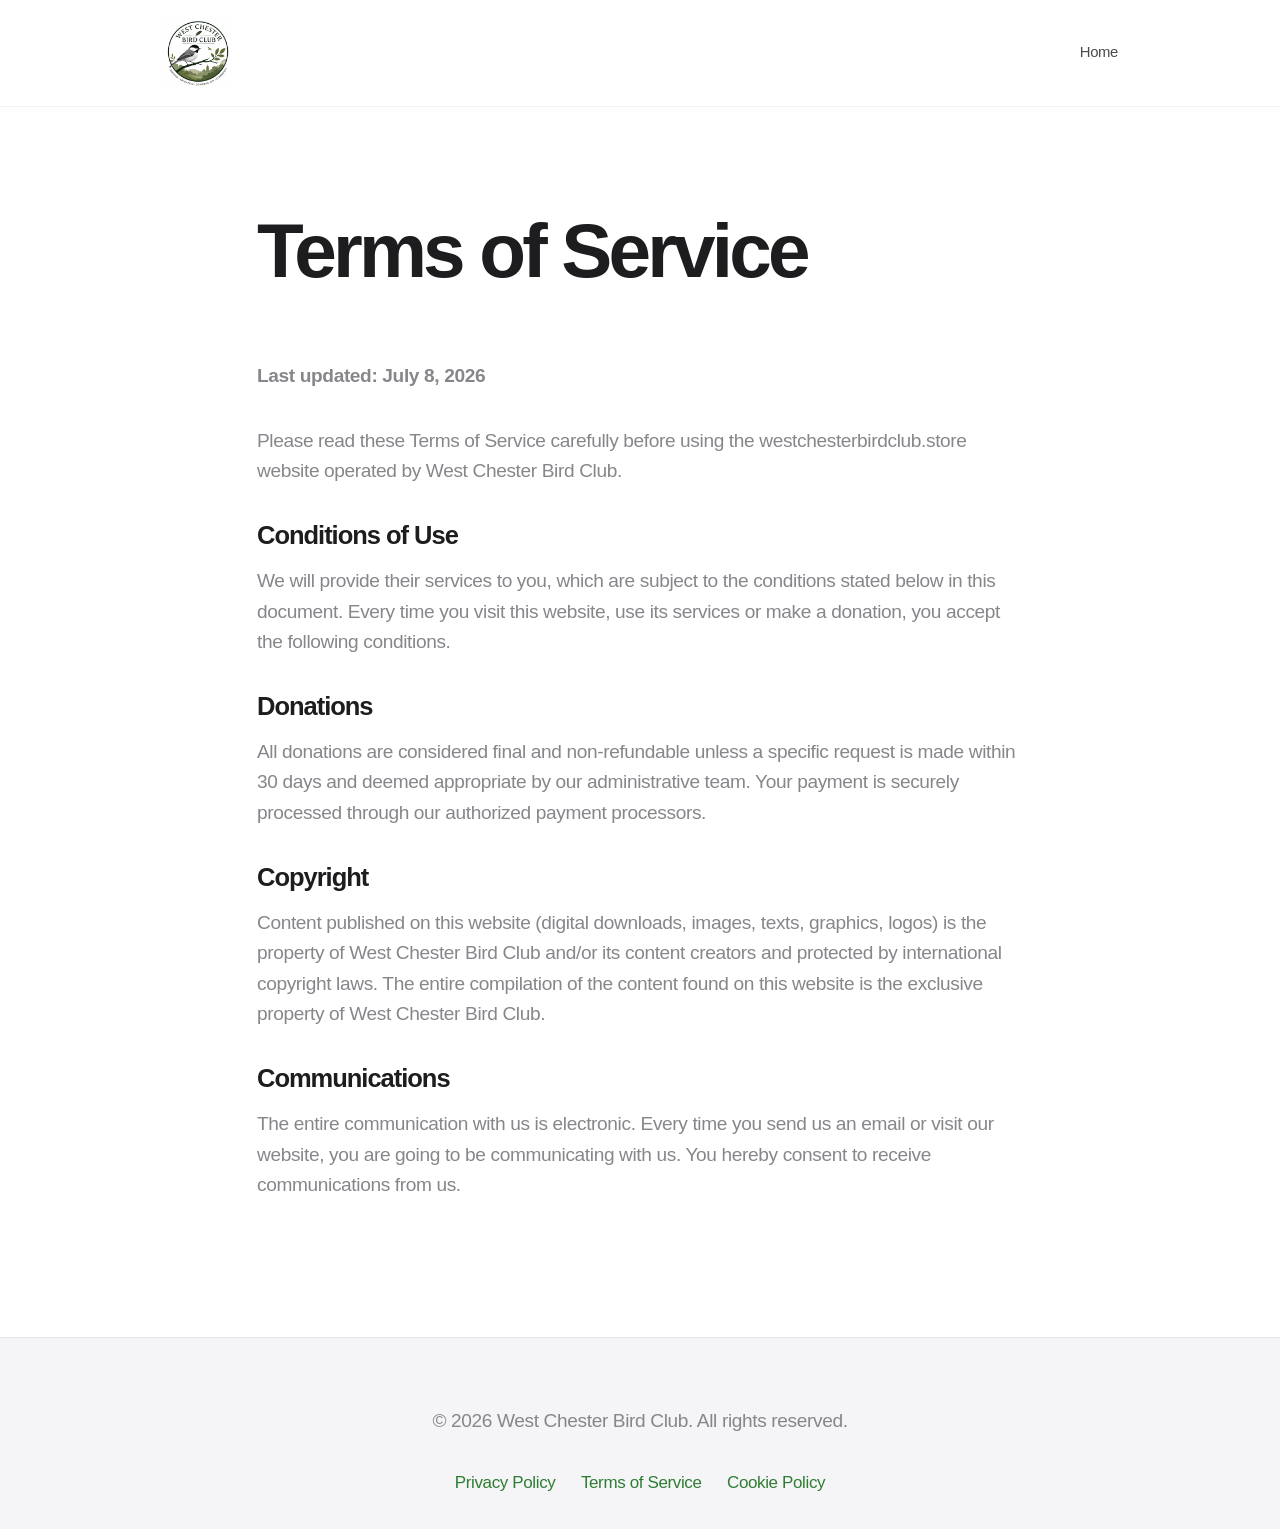
<file: terms.html>
<!DOCTYPE html>
<html lang="en">
<head>
    <meta charset="UTF-8">
    <meta name="viewport" content="width=device-width, initial-scale=1.0">
    <title>Terms of Service | West Chester Bird Club</title>
    <link rel="stylesheet" href="styles.css">
</head>
<body>
    <header class="site-header">
        <div class="container nav-container">
            <a href="index.html" class="logo">
                <img src="logo.webp" alt="West Chester Bird Club Logo" class="logo-img">
            </a>
            <nav class="nav-links">
                <a href="index.html">Home</a>
            </nav>
        </div>
    </header>

    <main class="container" style="padding: 6rem 1rem; max-width: 800px;">
        <h1>Terms of Service</h1>
        <p><strong>Last updated: July 8, 2026</strong></p>
        <p>Please read these Terms of Service carefully before using the westchesterbirdclub.store website operated by West Chester Bird Club.</p>
        
        <h3 style="margin-top: 2rem;">Conditions of Use</h3>
        <p>We will provide their services to you, which are subject to the conditions stated below in this document. Every time you visit this website, use its services or make a donation, you accept the following conditions.</p>
        
        <h3 style="margin-top: 2rem;">Donations</h3>
        <p>All donations are considered final and non-refundable unless a specific request is made within 30 days and deemed appropriate by our administrative team. Your payment is securely processed through our authorized payment processors.</p>
        
        <h3 style="margin-top: 2rem;">Copyright</h3>
        <p>Content published on this website (digital downloads, images, texts, graphics, logos) is the property of West Chester Bird Club and/or its content creators and protected by international copyright laws. The entire compilation of the content found on this website is the exclusive property of West Chester Bird Club.</p>

        <h3 style="margin-top: 2rem;">Communications</h3>
        <p>The entire communication with us is electronic. Every time you send us an email or visit our website, you are going to be communicating with us. You hereby consent to receive communications from us.</p>
    </main>

    <footer class="site-footer">
        <div class="container text-center">
            <p>&copy; 2026 West Chester Bird Club. All rights reserved.</p>
            <div class="footer-legal" style="justify-content: center; margin-top: 1rem;">
                <a href="privacy.html">Privacy Policy</a>
                <a href="terms.html">Terms of Service</a>
                <a href="cookies.html">Cookie Policy</a>
            </div>
        </div>
    </footer>
</body>
</html>
</file>
<file: styles.css>
/* ==========================================================================
   West Chester Bird Club - Core Styles
   Apple/Stripe Inspired, Premium, Pure CSS
   ========================================================================== */

:root {
  /* Colors */
  --color-primary: #2E7D32; /* Green Accent */
  --color-primary-hover: #1b5e20;
  --color-primary-light: #e8f5e9;
  --color-bg: #ffffff;
  --color-bg-alt: #fcfcfc;
  --color-bg-secondary: #f5f5f7;
  --color-text-main: #1d1d1f;
  --color-text-muted: #86868b;
  --color-text-inverse: #ffffff;
  --color-border: #e5e5ea;
  
  /* Typography */
  --font-system: -apple-system, BlinkMacSystemFont, "Segoe UI", Roboto, Helvetica, Arial, sans-serif, "Apple Color Emoji", "Segoe UI Emoji", "Segoe UI Symbol";
  --font-size-base: 17px;
  --line-height-base: 1.47059;
  --letter-spacing-base: -0.022em;
  
  /* Spacing */
  --space-xs: 0.5rem;
  --space-sm: 1rem;
  --space-md: 2rem;
  --space-lg: 4rem;
  --space-xl: 8rem;
  --container-width: 1024px;
  
  /* Borders & Shadows */
  --radius-sm: 8px;
  --radius-md: 16px;
  --radius-lg: 24px;
  --shadow-sm: 0 4px 6px -1px rgba(0, 0, 0, 0.05), 0 2px 4px -1px rgba(0, 0, 0, 0.03);
  --shadow-md: 0 10px 15px -3px rgba(0, 0, 0, 0.05), 0 4px 6px -2px rgba(0, 0, 0, 0.025);
  --shadow-lg: 0 20px 25px -5px rgba(0, 0, 0, 0.05), 0 10px 10px -5px rgba(0, 0, 0, 0.02);
  --shadow-hover: 0 25px 50px -12px rgba(0, 0, 0, 0.1);
  
  /* Transitions */
  --transition-fast: 0.2s cubic-bezier(0.25, 0.1, 0.25, 1);
  --transition-smooth: 0.4s cubic-bezier(0.25, 0.1, 0.25, 1);
}

/* ==========================================================================
   Reset & Base
   ========================================================================== */
*, *::before, *::after {
  box-sizing: border-box;
  margin: 0;
  padding: 0;
}

html {
  font-family: var(--font-system);
  font-size: var(--font-size-base);
  line-height: var(--line-height-base);
  letter-spacing: var(--letter-spacing-base);
  color: var(--color-text-main);
  background-color: var(--color-bg);
  scroll-behavior: smooth;
  -webkit-font-smoothing: antialiased;
  -moz-osx-font-smoothing: grayscale;
}

body {
  min-height: 100vh;
  display: flex;
  flex-direction: column;
}

a {
  color: var(--color-primary);
  text-decoration: none;
  transition: color var(--transition-fast);
}

a:hover, a:focus {
  color: var(--color-primary-hover);
}

img {
  max-width: 100%;
  height: auto;
  display: block;
}

ul, ol {
  list-style: none;
}

button {
  font-family: inherit;
  border: none;
  cursor: pointer;
  background: none;
}

/* ==========================================================================
   Typography
   ========================================================================== */
h1, h2, h3, h4, h5, h6 {
  font-weight: 600;
  line-height: 1.1;
  letter-spacing: -0.04em;
  margin-bottom: var(--space-md);
}

h1 {
  font-size: clamp(2.5rem, 6vw, 4.5rem);
  font-weight: 700;
  letter-spacing: -0.05em;
  margin-bottom: var(--space-lg);
}

h2 {
  font-size: clamp(2rem, 4vw, 3rem);
  text-align: center;
  margin-bottom: var(--space-lg);
}

h3 {
  font-size: 1.5rem;
  margin-bottom: var(--space-sm);
}

p {
  margin-bottom: var(--space-md);
  color: var(--color-text-muted);
  font-size: 1.125rem;
  line-height: 1.6;
}

.text-center { text-align: center; }
.text-balance { text-wrap: balance; }

/* ==========================================================================
   Layout & Containers
   ========================================================================== */
.container {
  width: 100%;
  max-width: var(--container-width);
  margin: 0 auto;
  padding: 0 var(--space-md);
}

section {
  padding: var(--space-xl) 0;
  position: relative;
}

.section-bg-alt {
  background-color: var(--color-bg-secondary);
}

/* ==========================================================================
   Components
   ========================================================================== */

/* Header / Navigation */
.site-header {
  position: sticky;
  top: 0;
  width: 100%;
  background: rgba(255, 255, 255, 0.8);
  backdrop-filter: saturate(180%) blur(20px);
  -webkit-backdrop-filter: saturate(180%) blur(20px);
  border-bottom: 1px solid rgba(0, 0, 0, 0.05);
  z-index: 1000;
  padding: 1rem 0;
}

.nav-container {
  display: flex;
  justify-content: space-between;
  align-items: center;
}

.logo {
  font-weight: 700;
  font-size: 1.25rem;
  color: var(--color-text-main);
  letter-spacing: -0.02em;
  display: flex;
  align-items: center;
  gap: 0.5rem;
}

.logo-img {
  height: 72px;
  width: auto;
  max-width: 150px;
  object-fit: contain;
  display: block;
}

.nav-links {
  display: flex;
  gap: 2rem;
  align-items: center;
}

.nav-links a {
  color: var(--color-text-main);
  font-size: 0.875rem;
  font-weight: 500;
  opacity: 0.8;
}

.nav-links a:hover {
  opacity: 1;
  color: var(--color-primary);
}

/* Buttons */
.btn {
  display: inline-flex;
  align-items: center;
  justify-content: center;
  padding: 0.875rem 1.75rem;
  border-radius: 999px;
  font-size: 1rem;
  font-weight: 600;
  text-decoration: none;
  transition: all var(--transition-fast);
  line-height: 1;
  cursor: pointer;
}

.btn-primary {
  background-color: var(--color-primary);
  color: var(--color-text-inverse);
  box-shadow: var(--shadow-sm);
}

.btn-primary:hover, .btn-primary:focus {
  background-color: var(--color-primary-hover);
  color: var(--color-text-inverse);
  transform: translateY(-1px);
  box-shadow: var(--shadow-md);
}

.btn-secondary {
  background-color: transparent;
  color: var(--color-text-main);
  border: 1px solid var(--color-border);
}

.btn-secondary:hover, .btn-secondary:focus {
  border-color: var(--color-text-main);
  background-color: var(--color-bg-secondary);
}

.btn-large {
  padding: 1.25rem 2.5rem;
  font-size: 1.125rem;
}

/* Hero Section */
.hero {
  padding: 8rem 0 6rem;
  background: radial-gradient(circle at top left, var(--color-primary-light) 0%, transparent 50%);
  overflow: hidden;
}

.hero-grid {
  display: grid;
  grid-template-columns: 1fr 1fr;
  gap: var(--space-lg);
  align-items: center;
}

.hero-content {
  text-align: left;
}

.hero h1 {
  margin-bottom: var(--space-md);
}

.hero p {
  max-width: 600px;
  margin-bottom: 3rem;
  font-size: 1.25rem;
}

.hero-actions {
  display: flex;
  gap: 1rem;
  align-items: center;
}

.hero-image-wrapper {
  position: relative;
  border-radius: var(--radius-lg);
  overflow: hidden;
  box-shadow: var(--shadow-lg);
  transform: rotate(2deg);
  transition: transform var(--transition-smooth);
}

.hero-image-wrapper:hover {
  transform: rotate(0deg) scale(1.02);
}

.hero-image {
  width: 100%;
  height: auto;
  aspect-ratio: 4/3;
  object-fit: cover;
  display: block;
}

/* Grid Layouts */
.grid {
  display: grid;
  gap: var(--space-md);
}

.grid-3 { grid-template-columns: repeat(3, 1fr); }
.grid-2 { grid-template-columns: repeat(2, 1fr); }

/* Cards */
.card {
  background-color: var(--color-bg);
  border-radius: var(--radius-lg);
  padding: var(--space-md);
  border: 1px solid var(--color-border);
  box-shadow: var(--shadow-sm);
  transition: transform var(--transition-smooth), box-shadow var(--transition-smooth);
  display: flex;
  flex-direction: column;
  height: 100%;
}

.card:hover {
  transform: translateY(-4px);
  box-shadow: var(--shadow-lg);
  border-color: transparent;
}

.card-icon {
  width: 48px;
  height: 48px;
  background-color: var(--color-primary-light);
  color: var(--color-primary);
  border-radius: var(--radius-md);
  display: flex;
  align-items: center;
  justify-content: center;
  margin-bottom: var(--space-md);
}

.card-icon svg {
  width: 24px;
  height: 24px;
  fill: currentColor;
}

/* Programs Section (List Style) */
.program-list {
  display: grid;
  grid-template-columns: repeat(auto-fit, minmax(300px, 1fr));
  gap: var(--space-md);
}

.program-item {
  display: flex;
  align-items: flex-start;
  gap: 1rem;
  padding: 1.5rem;
  background: var(--color-bg);
  border-radius: var(--radius-md);
  border: 1px solid var(--color-border);
  transition: border-color var(--transition-fast);
}

.program-item:hover {
  border-color: var(--color-primary);
}

.program-check {
  color: var(--color-primary);
  flex-shrink: 0;
}

/* Impact Stats */
.stats-grid {
  display: grid;
  grid-template-columns: repeat(4, 1fr);
  gap: var(--space-md);
  text-align: center;
}

.stat-item h3 {
  font-size: 3rem;
  color: var(--color-primary);
  margin-bottom: 0.5rem;
  font-weight: 700;
  letter-spacing: -0.05em;
}

.stat-item p {
  font-size: 1rem;
  margin: 0;
}

/* FAQ Accordion (Pure HTML/CSS) */
.faq-container {
  max-width: 800px;
  margin: 0 auto;
}

details {
  border-bottom: 1px solid var(--color-border);
  padding: 1.5rem 0;
}

summary {
  display: flex;
  justify-content: space-between;
  align-items: center;
  font-weight: 600;
  font-size: 1.125rem;
  cursor: pointer;
  list-style: none; /* Hide default arrow */
  color: var(--color-text-main);
  outline: none;
}

summary::-webkit-details-marker {
  display: none;
}

summary::after {
  content: '+';
  font-size: 1.5rem;
  color: var(--color-primary);
  transition: transform var(--transition-fast);
  line-height: 1;
}

details[open] summary::after {
  content: '−';
}

details p {
  margin-top: 1rem;
  margin-bottom: 0;
  animation: fadeIn 0.3s ease-in-out;
}

@keyframes fadeIn {
  from { opacity: 0; transform: translateY(-10px); }
  to { opacity: 1; transform: translateY(0); }
}

/* CTA Section */
.cta-section {
  background-color: var(--color-primary);
  color: var(--color-text-inverse);
  text-align: center;
  border-radius: var(--radius-lg);
  padding: 4rem 2rem;
  margin: var(--space-xl) auto;
  max-width: calc(var(--container-width) - var(--space-md) * 2);
}

.cta-section h2 {
  color: var(--color-text-inverse);
  margin-bottom: 1rem;
}

.cta-section p {
  color: rgba(255, 255, 255, 0.9);
  margin-bottom: 2rem;
  max-width: 500px;
  margin-left: auto;
  margin-right: auto;
}

.btn-white {
  background-color: var(--color-bg);
  color: var(--color-primary);
}

.btn-white:hover {
  background-color: var(--color-bg-secondary);
  color: var(--color-primary-hover);
}

/* Contact Info */
.contact-grid {
  display: grid;
  grid-template-columns: repeat(2, 1fr);
  gap: var(--space-lg);
  background: var(--color-bg);
  padding: var(--space-lg);
  border-radius: var(--radius-lg);
  border: 1px solid var(--color-border);
}

.contact-item h3 {
  font-size: 1.25rem;
  color: var(--color-text-main);
}

/* Footer */
.site-footer {
  background-color: var(--color-bg-secondary);
  padding: var(--space-lg) 0 var(--space-md);
  border-top: 1px solid var(--color-border);
  margin-top: auto;
}

.footer-grid {
  display: grid;
  grid-template-columns: 2fr 1fr 1fr;
  gap: var(--space-lg);
  margin-bottom: var(--space-lg);
}

.footer-brand p {
  font-size: 0.875rem;
  max-width: 300px;
}

.footer-nav h4 {
  font-size: 0.875rem;
  text-transform: uppercase;
  letter-spacing: 0.05em;
  color: var(--color-text-main);
  margin-bottom: 1rem;
}

.footer-nav ul {
  display: flex;
  flex-direction: column;
  gap: 0.5rem;
}

.footer-nav a {
  color: var(--color-text-muted);
  font-size: 0.875rem;
}

.footer-nav a:hover {
  color: var(--color-primary);
}

.footer-bottom {
  border-top: 1px solid var(--color-border);
  padding-top: var(--space-md);
  display: flex;
  justify-content: space-between;
  align-items: center;
  font-size: 0.875rem;
  color: var(--color-text-muted);
}

.footer-legal {
  display: flex;
  gap: 1.5rem;
}

/* ==========================================================================
   Responsive Design
   ========================================================================== */
@media (max-width: 992px) {
  .grid-3 { grid-template-columns: repeat(2, 1fr); }
  .stats-grid { grid-template-columns: repeat(2, 1fr); }
}

@media (max-width: 768px) {
  .nav-links { display: none; } /* Could add a CSS-only hamburger menu if needed, but keeping it clean */
  .grid-3, .grid-2 { grid-template-columns: 1fr; }
  .footer-grid { grid-template-columns: 1fr; }
  .contact-grid { grid-template-columns: 1fr; }
  .footer-bottom { 
    flex-direction: column; 
    gap: 1rem; 
    text-align: center; 
  }
  .hero {
    padding: 6rem 0 4rem;
  }
  .hero-grid {
    grid-template-columns: 1fr;
    text-align: center;
  }
  .hero-content {
    text-align: center;
  }
  .hero-actions {
    flex-direction: column;
    justify-content: center;
    width: 100%;
  }
  .hero-actions .btn {
    width: 100%;
    max-width: 300px;
  }
  .hero-image-wrapper {
    transform: none;
    margin-top: var(--space-md);
  }
}

@media (max-width: 480px) {
  .stats-grid { grid-template-columns: 1fr; }
}

/* Accessibility */
.visually-hidden {
  position: absolute;
  width: 1px;
  height: 1px;
  padding: 0;
  margin: -1px;
  overflow: hidden;
  clip: rect(0, 0, 0, 0);
  white-space: nowrap;
  border: 0;
}

/* ==========================================================================
   Donate Page specific styles
   ========================================================================== */

.page-donate .site-header {
  border-bottom: none;
}

.donate-hero {
  padding: 8rem 0 4rem;
  text-align: center;
  background: radial-gradient(circle at center top, var(--color-primary-light) 0%, transparent 70%);
}

.donate-hero h1 {
  font-size: clamp(2.5rem, 6vw, 4rem);
  letter-spacing: -0.05em;
  margin-bottom: 1rem;
}

.donate-hero p {
  font-size: 1.25rem;
  max-width: 700px;
  margin: 0 auto;
  color: var(--color-text-muted);
}

.donate-grid {
  display: grid;
  grid-template-columns: 1fr 400px;
  gap: 4rem;
  align-items: start;
}

.donate-info .section-title {
  font-size: 2rem;
  text-align: left;
  margin-bottom: 1.5rem;
}

.donate-info .lead-text {
  font-size: 1.125rem;
  margin-bottom: 3rem;
  color: var(--color-text-muted);
}

.impact-areas {
  display: flex;
  flex-direction: column;
  gap: 2rem;
  margin-bottom: 3rem;
}

.impact-item {
  display: flex;
  gap: 1.5rem;
}

.impact-icon {
  width: 48px;
  height: 48px;
  flex-shrink: 0;
  background-color: var(--color-primary-light);
  border-radius: var(--radius-md);
  display: flex;
  align-items: center;
  justify-content: center;
  color: var(--color-primary);
}

.impact-icon svg {
  width: 24px;
  height: 24px;
  fill: currentColor;
}

.impact-content h3 {
  font-size: 1.25rem;
  margin-bottom: 0.5rem;
}

.impact-content p {
  font-size: 1rem;
  margin: 0;
}

.transparency-box {
  background: var(--color-bg);
  border: 1px solid var(--color-border);
  padding: 2rem;
  border-radius: var(--radius-md);
}

.transparency-box h3 {
  font-size: 1.25rem;
  margin-bottom: 1rem;
}

.transparency-box p {
  font-size: 0.95rem;
  margin: 0;
}

/* Premium Checkout Card */
.donate-sidebar {
  position: sticky;
  top: 100px;
}

.premium-checkout-card {
  background: var(--color-bg);
  border-radius: var(--radius-lg);
  box-shadow: 0 20px 40px -10px rgba(0,0,0,0.08), 0 0 0 1px rgba(0,0,0,0.03);
  overflow: hidden;
}

.card-header {
  background: #f7f9fa;
  padding: 1rem 1.5rem;
  border-bottom: 1px solid var(--color-border);
  display: flex;
  align-items: center;
  gap: 0.5rem;
  font-weight: 600;
  font-size: 0.875rem;
  color: var(--color-text-main);
}

.card-header .secure-icon {
  width: 16px;
  height: 16px;
  fill: #10B981; /* A nice secure green */
}

.card-body {
  padding: 2.5rem;
  text-align: center;
}

.card-body h3 {
  font-size: 1.75rem;
  margin-bottom: 0.5rem;
}

.card-subtitle {
  font-size: 0.95rem;
  margin-bottom: 2rem;
}

.btn-checkout {
  width: 100%;
  padding: 1rem 1.5rem;
  font-size: 1.125rem;
  margin-bottom: 1.5rem;
  display: flex;
  align-items: center;
  justify-content: center;
  gap: 0.5rem;
}

.trust-indicators {
  display: flex;
  flex-direction: column;
  gap: 0.75rem;
}

.trust-item {
  display: flex;
  align-items: center;
  justify-content: center;
  gap: 0.5rem;
  font-size: 0.875rem;
  color: var(--color-text-muted);
}

.trust-item svg {
  width: 16px;
  height: 16px;
  fill: currentColor;
}

@media (max-width: 992px) {
  .donate-grid {
    grid-template-columns: 1fr;
  }
  .donate-sidebar {
    position: relative;
    top: 0;
  }
}
</file>
